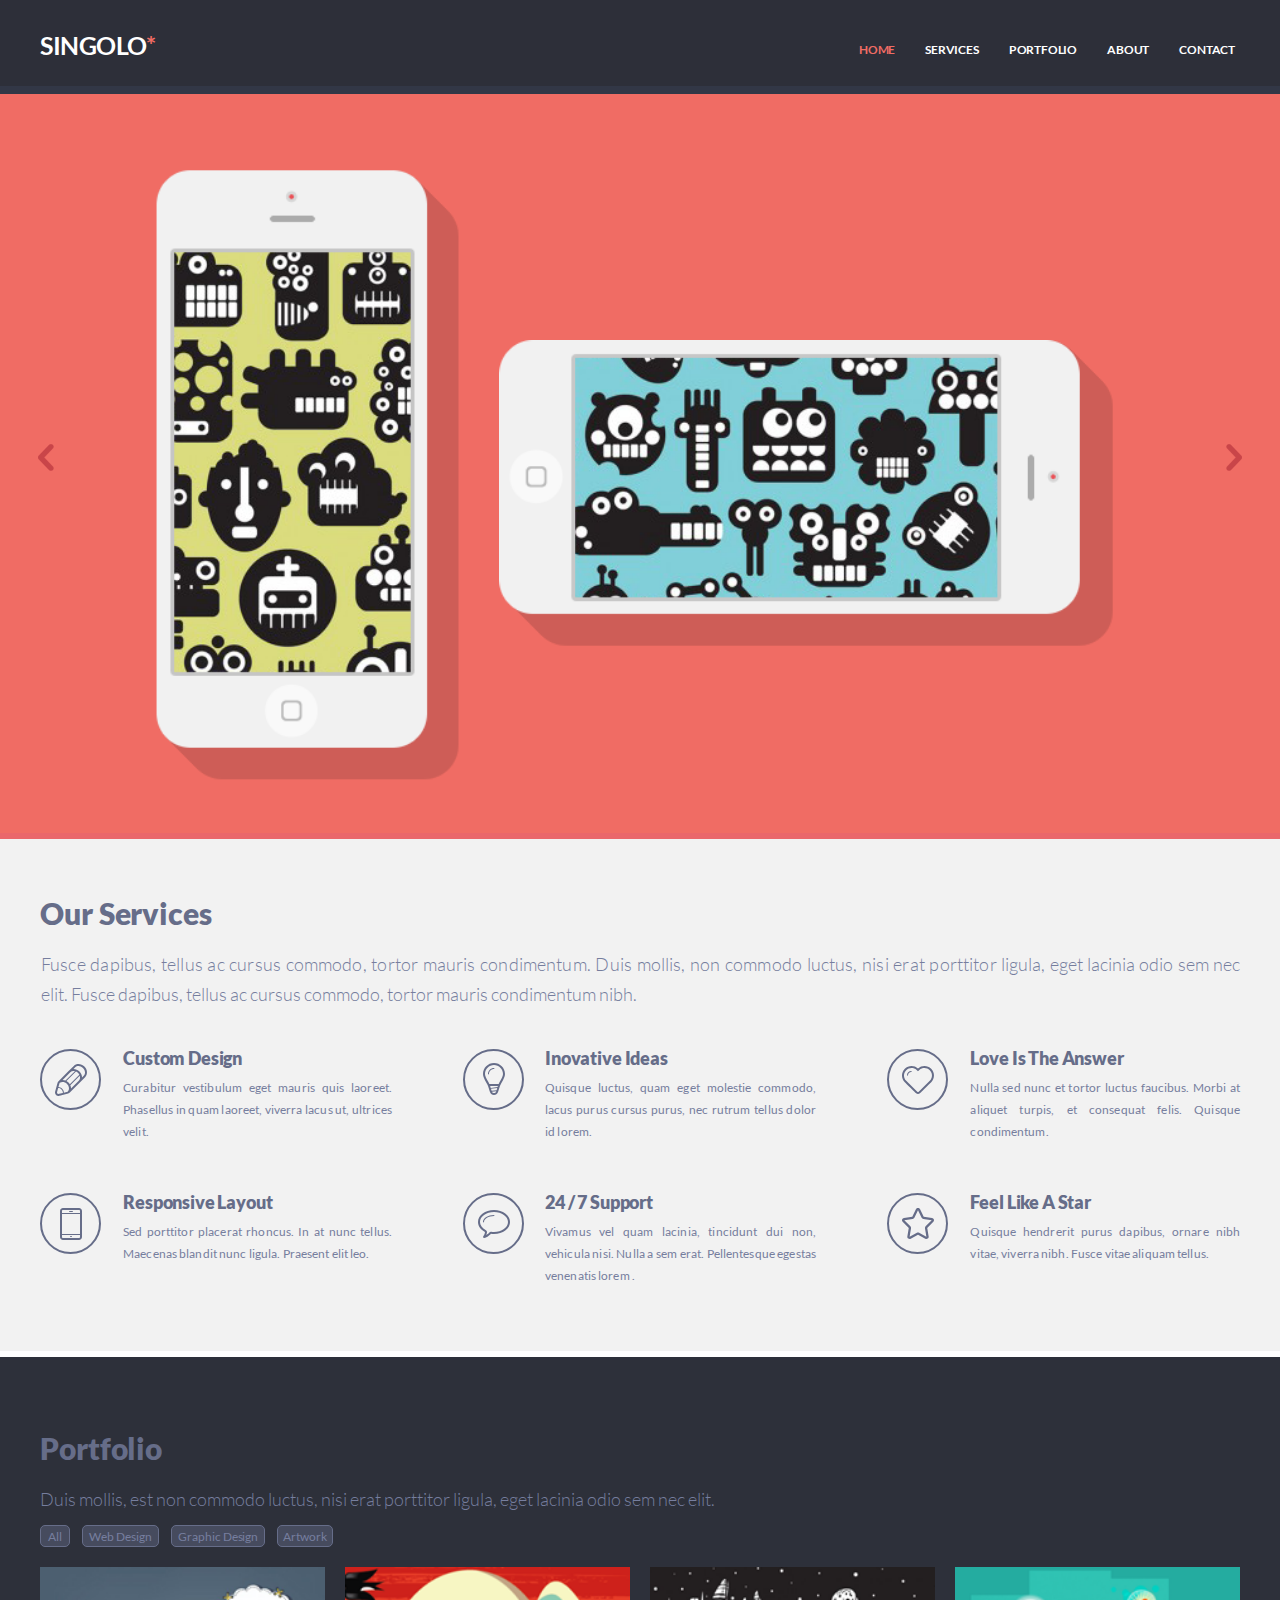
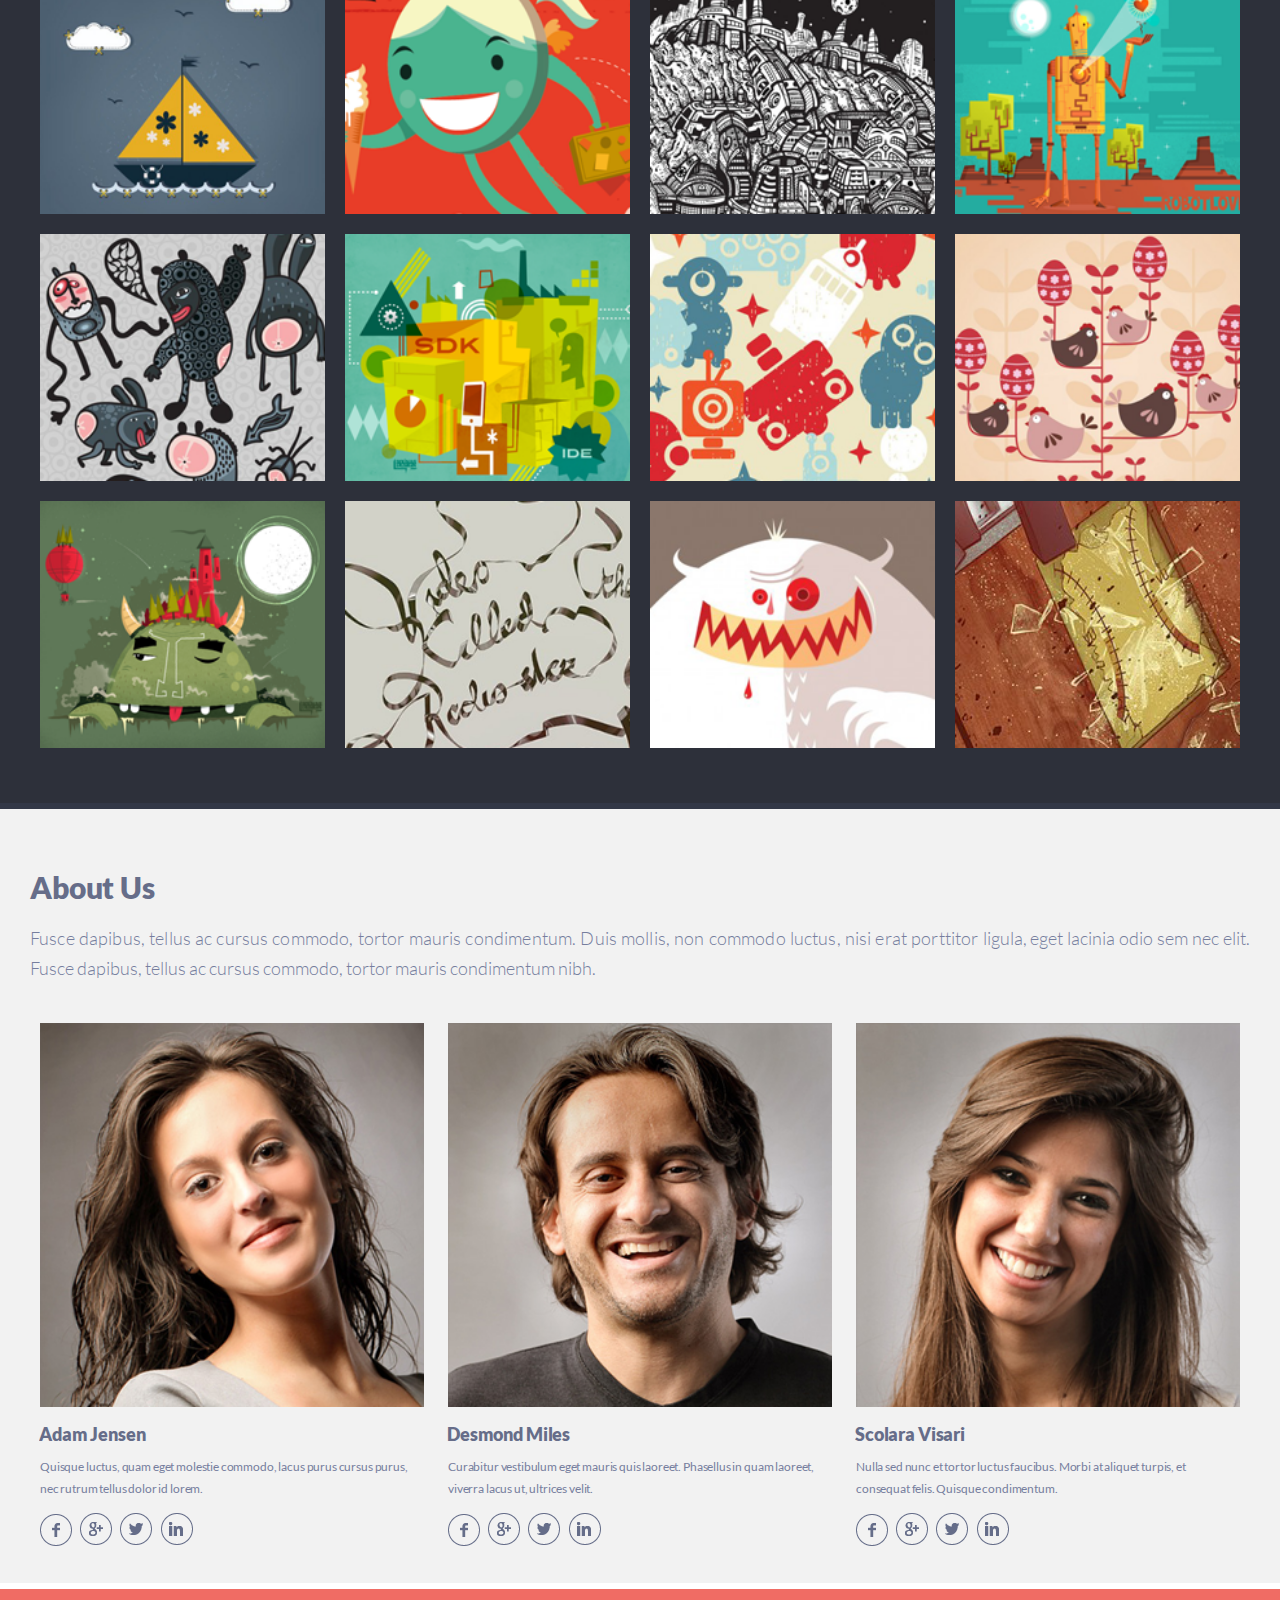
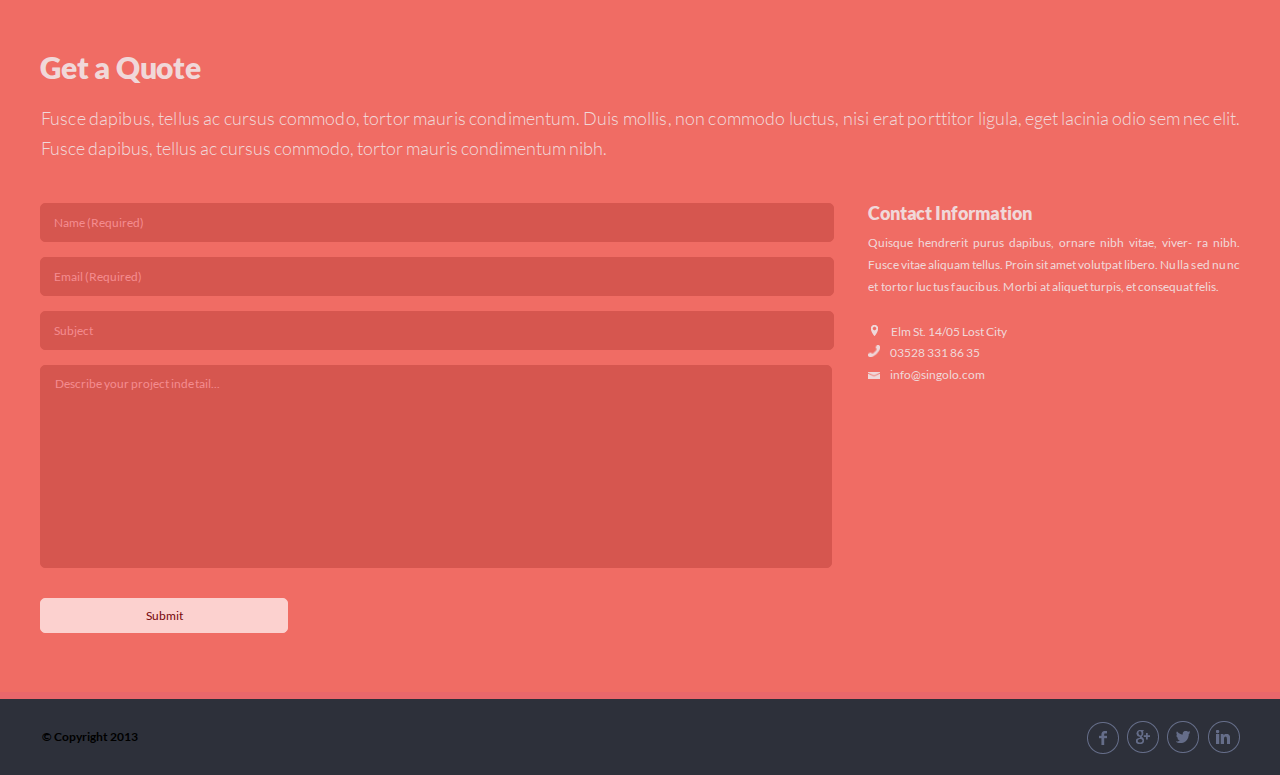
<file: index.html>
<!DOCTYPE html>
<html lang="en">
<head>
    <meta charset="UTF-8">
    <meta name="viewport" content="width=device-width, initial-scale=1.0">
    <meta http-equiv="X-UA-Compatible" content="ie=edge">
    <link rel="stylesheet" href="style.css">
    <link rel="icon" href="assets/favicon.ico">
    <title>SINGOLO*</title>
</head>
<body>
    <script src="script.js" defer></script>
    <header class="header">
        <div class="wrapper">
            <div class="layout-2-column">
                <div class="header__logo">
                    <h1>SINGOLO<span>*</span></h1>
                </div>
                <nav class="header__navigation" id="menu-block-link">
                    <a href="#home-mark" id="link-home-mark">HOME</a>
                    <a href="#our-services-mark" id="link-our-services-mark">SERVICES</a>
                    <a href="#portfolio-mark" id="link-portfolio-mark">PORTFOLIO</a>
                    <a href="#about-as-mark" id="link-about-as-mark">ABOUT</a>
                    <a href="#get-a-quote-mark" id="link-get-a-quote-mark">CONTACT</a>
                </nav>
            </div>
            <div class="header__bottom"></div>
            <div class="header__burger-block" id="burger-block">
                <img class="header__burger-menu-icon" src="./assets/burger-menu-icon.png" alt="Menu" id="burger-block-icon">
                <div class="header__logo">
                    <h1>SINGOLO<span>*</span></h1>
                </div>
                <div class="header__burger-menu main__hiden" id="burger-menu">
                    <aside class="header__sidebar-burger-menu" id="sidebar-menu">
                        <div class="layout-2-column">
                            <img class="header__burger-menu-icon-rotate" src="./assets/Burger-menu-icon-rotate.png" alt="Menu" id="burger-block-icon-rotate">
                            <div class="header__logo">
                            <h1>SINGOLO<span>*</span></h1>
                            </div>
                        </div>
                        <ul>
                            <li><a href="#home-mark" id="saidbar-link-home-mark">HOME</a></li>
                            <li><a href="#our-services-mark" id="saidbar-link-our-services-mark">SERVICES</a></li>
                            <li><a href="#portfolio-mark" id="saidbar-link-portfolio-mark">PORTFOLIO</a></li>
                            <li><a href="#about-as-mark" id="saidbar-link-about-as-mark">ABOUT</a></li>
                            <li><a href="#get-a-quote-mark" id="saidbar-link-get-a-quote-mark">CONTACT</a></li>
                        </ul>
                    </aside>
                </div>
            </div>
        </div>
    </header>
    <main class="main">
        <div class="wrapper">
            <div id="home-mark"></div>
            <section class="main__slider">
                <div class="layout-3-column">
                    <div class="main__slide-container-image">
                        <div class="main__phone-one" id="slide-phone-one">
                            <img src="assets/iPhone-Vertical-first.png" alt="iPhone" class="main__iphone-vertical-first">
                            <div class="main__iphone-vertical-first-without-shadow main__hiden-screen" id="iphone-vertical-first-without-shadow"></div>
                            <div class="main__iphone-vertical-first-offline main__hiden-screen" id="iphone-vertical-first-offline"></div>
                            <img src="assets/iPhone-Horizontal-first.png" alt="iPhone" class="main__iphone-horizontal-first">
                            <div class="main__iphone-horizontal-first-without-shadow main__hiden-screen" id="iphone-horizontal-first-without-shadow"></div>
                            <div class="main__iphone-horizontal-first-offline main__hiden-screen" id="iphone-horizontal-first-offline"></div>
                            <div class="phone-one__slider-bottom"></div>
                        </div>
                        <div class="main__phone-two" id="slide-phone-second">
                            <img src="assets/iphone-vertical-second-left.png" alt="iPhone" class="main__iphone-vertical-second-left">
                            <img src="assets/iphone-vertical-second-middle.png" alt="iPhone" class="main__iphone-vertical-second-middle">
                            <img src="assets/iphone-vertical-second-right.png" alt="iPhone" class="main__iphone-vertical-second-right">
                        </div>
                    </div>
                    <div class="main__left-chev" id="slider-left-chev">
                        <a href="#" ><img src="assets/left-chev.png" alt="Switch to left"></a>
                    </div>
                    <div class="main__right-chev" id="slider-right-chev">
                        <a href="#"><img src="assets/right-chev.png" alt="Switch to right"></a>
                    </div>
                </div>
            </section>
            <section class="main__services">
                <div id="our-services-mark"></div>
                <div class="main__description">
                    <h2>Our Services</h2>
                    <p>Fusce dapibus, tellus ac cursus commodo, tortor mauris condimentum. Duis mollis, non commodo luctus, nisi erat porttitor
                        <span> ligula, eget lacinia odio sem nec elit. Fusce dapibus, tellus ac cursus commodo, tortor mauris condimentum nibh.</span></p>
                </div>
                <div class="layout-3-column">
                    <div class="main__custom-design ">
                        <img src="assets/pen.svg" alt="Pen" width="62px" height="61px">
                        <div class="description">
                            <h3>Custom Design</h3>
                            <p>Curabitur vestibulum eget mauris quis laoreet. Phasellus in quam laoreet, viverra lacus ut, ultrices velit.</p>
                        </div>
                    </div>
                    <div class="main__inovative-ideas">
                        <img src="assets/lightbulb.svg" alt="Lightbulb" width="62px" height="61px">
                        <div class="description">
                            <h3>Inovative Ideas</h3>
                            <p>Quisque luctus, quam eget molestie commodo, lacus purus cursus purus, nec rutrum tellus dolor id lorem.</p>
                        </div>
                    </div>
                    <div class="main__love-is-the-answer">
                        <img src="assets/heart.svg" alt="Heart" width="62px" height="61px">
                        <div class="description">
                            <h3>Love Is The Answer</h3>
                        <p>Nulla sed nunc et tortor luctus faucibus. Morbi at aliquet turpis, et consequat felis. Quisque condimentum.</p>
                        </div>
                    </div>
                    <div class="main__responsive-layout">
                        <img src="assets/phone.svg" alt="Phone" width="62px" height="61px">
                        <div class="description">
                            <h3>Responsive Layout</h3>
                            <p>Sed porttitor placerat rhoncus. In at nunc tellus. Maecenas blandit nunc ligula. Praesent elit leo.</p>
                        </div>
                    </div>
                    <div class="main__support">
                        <img src="assets/bubble.svg" alt="Bubble" width="62px" height="61px">
                        <div class="description">
                            <h3>24 / 7 Support</h3>
                            <p>Vivamus vel quam lacinia, tincidunt dui non, vehicula nisi. Nulla a sem erat. Pellentesque egestas venenatis lorem .</p>
                        </div>
                    </div>
                    <div class="main__feel-like-a-star">
                        <img src="assets/star.svg" alt="star" width="62px" height="61px"пше>
                        <div class="description">
                            <h3>Feel Like A Star</h3>
                            <p>Quisque hendrerit purus dapibus, ornare nibh vitae, viverra nibh. Fusce vitae aliquam tellus.</p>
                        </div>
                    </div>
                </div>
                <div class="main__services-bottom"></div>
            </section>
            <section class="main__portfolio">
                <div id="portfolio-mark"></div>
                <div class="portfolio__description">
                    <h2>Portfolio</h2>
                    <p>Duis mollis, est non commodo luctus, nisi erat porttitor ligula, eget lacinia odio sem nec elit.</p>
                </div>
                <div class="portfolio__buttons" id='portfolio-block-link'>
                    <ul>
                        <li><button class="first-button" id="portfolio-first-button">All</button></li>
                        <li><button class="second-button" id="portfolio-second-button">Web Design</button></li>
                        <li><button class="third-button" id="portfolio-third-button">Graphic Design</button></li>
                        <li><button class="fourth-button" id="portfolio-fourth-button">Artwork</button></li>
                    </ul>
                </div>
                <div class="layout-4-column" id="container-with-portfolio">
                    <img src="assets/Image-for-portfolio-1-1 .png" alt="Image for portfolio">
                    <img src="assets/Image-for-portfolio-1-2 .png" alt="Image for portfolio">
                    <img src="assets/Image-for-portfolio-1-3 .png" alt="Image for portfolio">
                    <img src="assets/Image-for-portfolio-1-4 .png" alt="Image for portfolio">
                    <img src="assets/Image-for-portfolio-2-1 .png" alt="Image for portfolio">
                    <img src="assets/Image-for-portfolio-2-2 .png" alt="Image for portfolio">
                    <img src="assets/Image-for-portfolio-2-3 .png" alt="Image for portfolio">
                    <img src="assets/Image-for-portfolio-2-4 .png" alt="Image for portfolio">
                    <img src="assets/Image-for-portfolio-3-1 .png" alt="Image for portfolio">
                    <img src="assets/Image-for-portfolio-3-2 .png" alt="Image for portfolio">
                    <img src="assets/Image-for-portfolio-3-3 .png" alt="Image for portfolio">
                    <img src="assets/Image-for-portfolio-3-4 .png" alt="Image for portfolio">
                </div>
                <div class="portfolio__bottom">

                </div>
            </section>
            <section class="main__about-as">
                <div id="about-as-mark"></div>
                <div class="about-as__discription">
                    <h2>About Us</h2>
                    <p> <span> Fusce dapibus, tellus ac cursus commodo, tortor mauris condimentum. Duis mollis, non commodo luctus, nisi erat porttitor </span> ligula, eget lacinia odio sem nec elit. Fusce dapibus, tellus ac cursus commodo, tortor mauris condimentum nibh.</p>
                </div>
                <div class="layout-3-column">
                    <div class="about-as__teammate-1">
                        <figure>
                            <img src="assets/teammate1.png" alt="Adam Jensen">
                            <figcaption>
                                <h3>Adam Jensen</h3>
                                <p>Quisque luctus, quam eget molestie commodo, lacus purus cursus purus, nec rutrum tellus dolor id lorem.</p>
                            </figcaption>
                        </figure>
                        <div class="about-as__social-links">
                            <ul>
                                <li><a href="#" ><img src="assets/Facebook icon.png" alt="Facebook"></a></li>
                                <li><a href="#"><img src="assets/Google icon.png" alt="Google"></a></li>
                                <li><a href="#"><img src="assets/Twitter icon.png" alt="Twitter"></a></li>
                                <li><a href="#"><img src="assets/LinkedIn icon.png" alt="LinkedIn"></a></li>
                            </ul>
                        </div>
                    </div>
                    <div class="about-as__teammate-2">
                        <figure>
                            <img src="assets/teammate2.png" alt="Desmond Miles">
                            <figcaption>
                                <h3>Desmond Miles</h3>
                                <p>Curabitur vestibulum eget mauris quis laoreet. Phasellus in quam laoreet, viverra lacus ut, ultrices velit.</p>
                            </figcaption>
                        </figure>
                        <div class="about-as__social-links">
                            <ul>
                                <li><a href="#"><img src="assets/Facebook icon.png" alt=""></a></li>
                                <li><a href="#"><img src="assets/Google icon.png" alt=""></a></li>
                                <li><a href="#"><img src="assets/Twitter icon.png" alt=""></a></li>
                                <li><a href="#"><img src="assets/LinkedIn icon.png" alt=""></a></li>
                            </ul>
                        </div>
                    </div>
                    <div class="about-as__teammate-3">
                        <figure>
                            <img src="assets/teammate3.png" alt="Scolara Visari">
                            <figcaption>
                                <h3>Scolara Visari</h3>
                                <p>Nulla sed nunc et tortor luctus faucibus. Morbi at aliquet turpis, et consequat felis. Quisque condimentum.</p>
                            </figcaption>
                        </figure>
                        <div class="about-as__social-links">
                            <ul>
                                <li><a href="#"><img src="assets/Facebook icon.png" alt=""></a></li>
                                <li><a href="#"><img src="assets/Google icon.png" alt=""></a></li>
                                <li><a href="#"><img src="assets/Twitter icon.png" alt=""></a></li>
                                <li><a href="#"><img src="assets/LinkedIn icon.png" alt=""></a></li>
                            </ul>
                        </div>
                    </div>
                </div>
                <div class="about-as__bottom">
                </div>
            </section>
            <section class="main__get-a-quote">
                <div id="get-a-quote-mark"></div>
                <section class="main__description">
                    <h2>Get a Quote</h2>
                    <p>Fusce dapibus, tellus ac cursus commodo, tortor mauris condimentum. Duis mollis, non commodo luctus, nisi erat porttitor <span>ligula, eget lacinia odio sem nec elit. Fusce dapibus, tellus ac cursus commodo, tortor mauris condimentum nibh.</span></p>
                </section>
                <section class="layout-2-column">
                    <form action="" method="post" id="a-quote-mark">
                        <input type="text" name="user-name" placeholder="Name (Required)" required>
                        <input type="email" name="email" placeholder="Email (Required)" required>
                        <input type="text" name="subject" placeholder="Subject">
                        <textarea name="describe-project" id="describe-project" rows="13" placeholder="Describe your project indetail..."></textarea>
                        <button>Submit</button>
                    </form>
                    <div class="main__contact-information">
                        <h3>Contact Information</h3>
                        <p>Quisque hendrerit purus dapibus, ornare nibh vitae, viver- ra nibh. Fusce vitae aliquam tellus. Proin sit amet volutpat libero.  <span>Nulla sed nunc et tortor luctus faucibus. Morbi at</span> aliquet turpis, et consequat felis. </p>
                        <p class="contact-information__location"> <img src="assets/location-icon.png" alt="Location" width="7px">Elm St. 14/05 Lost City </p>
                        <p class="contact-information__phone"><img src="assets/phone-icon.png" alt="Phone number" width="12px"> <a href="tel:035283318635">03528 331 86 35</a></p>
                        <p class="contact-information__email"><img src="assets/email-icon.png" alt="E-mail" width="12px"> <a href="mailto:info@singolo.com">info@singolo.com</a></p>
                    </div>
                </section>
                <section class="main_bottom">

                </section>
            </section>
            <section class ="main__hiden" id="form-message-block">
                <div id="form-message">
                    <p>The latter was sent</p>
                    <p>Subject: no subject</p>
                    <p>Description: no description</p>
                    <button>
                        ОК
                    </button>
                </div>
            </section>
        </div>
    </main>
    <footer class="footer">
        <h3>© Copyright 2013</h3>
        <ul>
            <li><a href="#" ><img src="assets/Facebook icon.png" alt="Facebook"></a></li>
            <li><a href="#"><img src="assets/Google icon.png" alt="Google"></a></li>
            <li><a href="#"><img src="assets/Twitter icon.png" alt="Twitter"></a></li>
            <li><a href="#"><img src="assets/LinkedIn icon.png" alt="LinkedIn"></a></li>
        </ul>
    </footer>
</body>
</html>
</file>
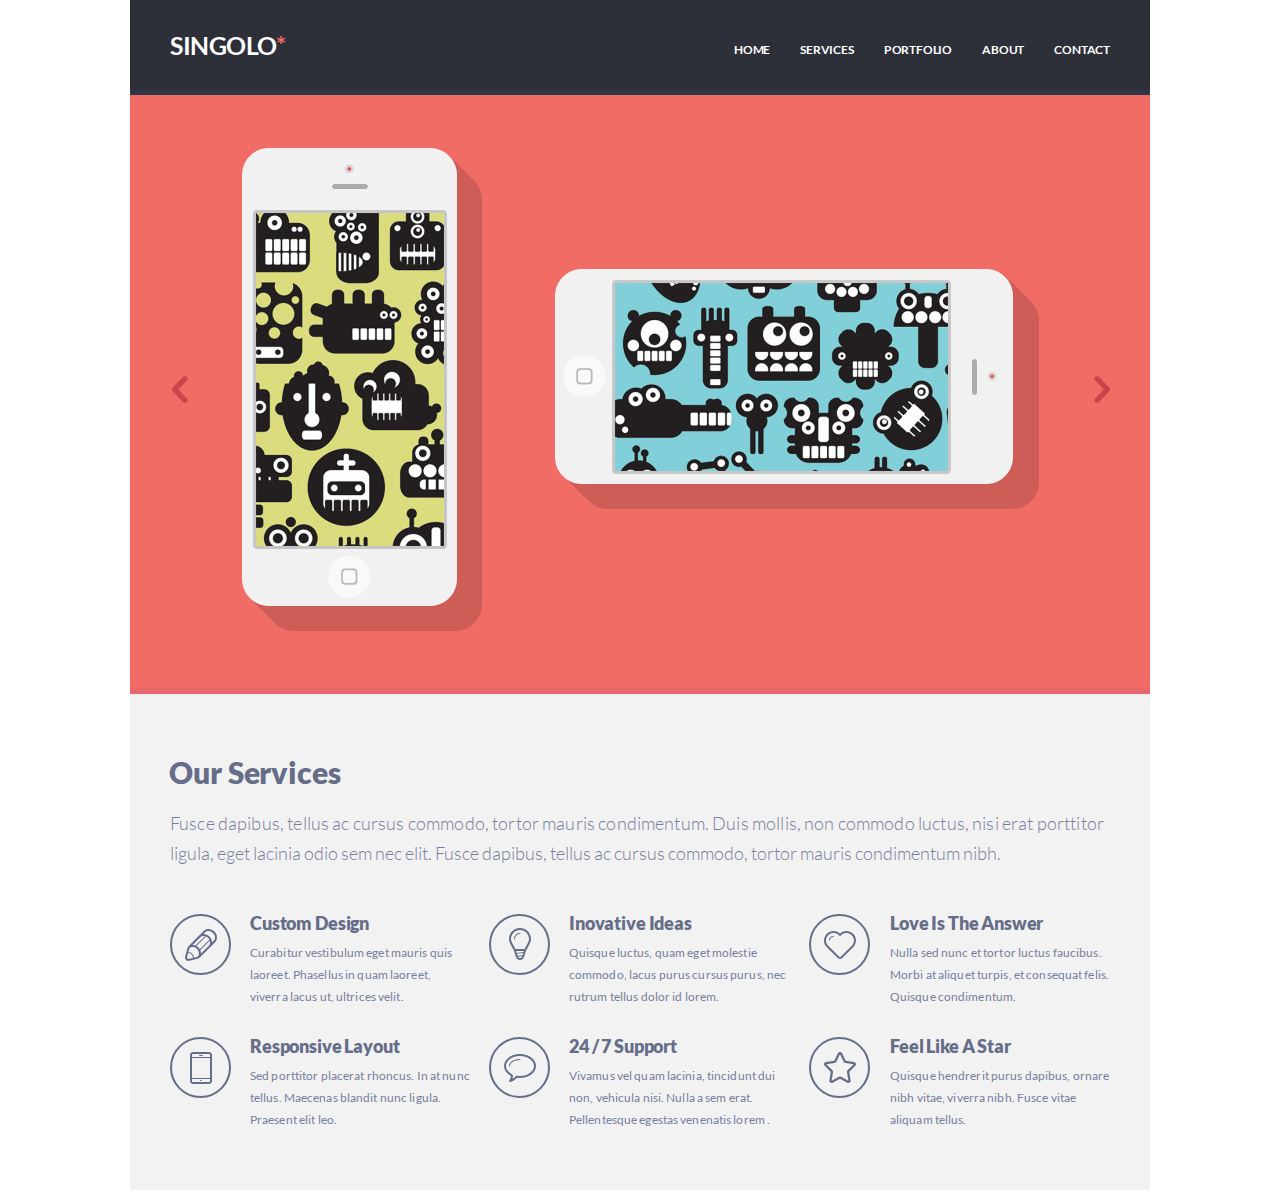
<file: singolo1.html>
<!DOCTYPE html>
<html lang="en">
<head>
    <meta charset="UTF-8">
    <meta name="viewport" content="width=device-width, initial-scale=1.0">
    <meta http-equiv="X-UA-Compatible" content="ie=edge">
    <link rel="stylesheet" href="singolo1.css">
    <title>SINGOLO*</title>
</head>
<body>
    <header class="header">
        <div class="wrapper">
            <div class="layout-2-column">
                <div class="header__logo">
                    <h1>SINGOLO<span>*</span></h1>
                </div>
                <nav class="header__navigation">
                    <a href="singolo1.html">HOME</a>
                    <a href="#">SERVICES</a>
                    <a href="#">PORTFOLIO</a>
                    <a href="#">ABOUT</a>
                    <a href="#">CONTACT</a>
                </nav>
            </div>
            <div class="header__bottom"></div>
        </div>
    </header>
    <main class="main">
        <div class="wrapper">
            <section class="main__slider">
                <div class="layout-4-column">
                    <div class="main__left-chev">
                        <a href="#" ><img src="assets/left-chev.png" alt="Switch to left"></a>
                    </div>
                    <div class="main__iphone-vertical">
                        <img src="assets/iPhone-Vertical.png" alt="iPhone">
                    </div>
                    <div class="main__iphone-horizontal">
                        <img src="assets/iPhone-Horizontal.png" alt="iPhone">
                    </div>
                    <div class="main__right-chev">
                        <a href="#"><img src="assets/right-chev.png" alt="Switch to right"></a>
                    </div>
                </div>
                <div class="main__slider-bottom"></div>
            </section>
            <section class="main__services">
                <div class="main__description">
                    <h2>Our Services</h2>
                    <p>Fusce dapibus, tellus ac cursus commodo, tortor mauris condimentum. Duis mollis, non commodo luctus, nisi erat porttitor
                        <span> ligula, eget lacinia odio sem nec elit. Fusce dapibus, tellus ac cursus commodo, tortor mauris condimentum nibh.</span></p>
                </div>
                <div class="layout-3-column">
                    <div class="main__custom-design ">
                        <img src="assets/pen.svg" alt="Pen">
                        <div class="description">
                            <h3>Custom Design</h3>
                            <p>Curabitur vestibulum eget mauris quis laoreet. Phasellus in quam laoreet, viverra lacus ut, ultrices velit.</p>
                        </div>
                    </div>
                    <div class="main__inovative-ideas">
                        <img src="assets/lightbulb.svg" alt="Lightbulb">
                        <div class="description">
                            <h3>Inovative Ideas</h3>
                            <p>Quisque luctus, quam eget molestie commodo, lacus purus cursus purus, nec rutrum tellus dolor id lorem.</p>
                        </div>
                    </div>
                    <div class="main__love-is-the-answer">
                        <img src="assets/heart.svg" alt="Heart">
                        <div class="description">
                            <h3>Love Is The Answer</h3>
                        <p>Nulla sed nunc et tortor luctus faucibus. Morbi at aliquet turpis, et consequat felis. Quisque condimentum.</p>
                        </div>
                    </div>
                    <div class="main__responsive-layout">
                        <img src="assets/phone.svg" alt="Phone">
                        <div class="description">
                            <h3>Responsive Layout</h3>
                            <p>Sed porttitor placerat rhoncus. In at nunc tellus. Maecenas blandit nunc ligula. Praesent elit leo.</p>
                        </div>
                    </div>
                    <div class="main__support">
                        <img src="assets/bubble.svg" alt="Bubble">
                        <div class="description">
                            <h3>24 / 7 Support</h3>
                            <p>Vivamus vel quam lacinia, tincidunt dui non, vehicula nisi. Nulla a sem erat. Pellentesque egestas venenatis lorem .</p>
                        </div>
                    </div>
                    <div class="main__feel-like-a-star">
                        <img src="assets/star.svg" alt="star">
                        <div class="description">
                            <h3>Feel Like A Star</h3>
                            <p>Quisque hendrerit purus dapibus, ornare nibh vitae, viverra nibh. Fusce vitae aliquam tellus.</p>
                        </div>
                    </div>
                </div>
                <div class="main__services-bottom"></div>
            </section>
        </div>
    </main>
</body>
</html>
</file>
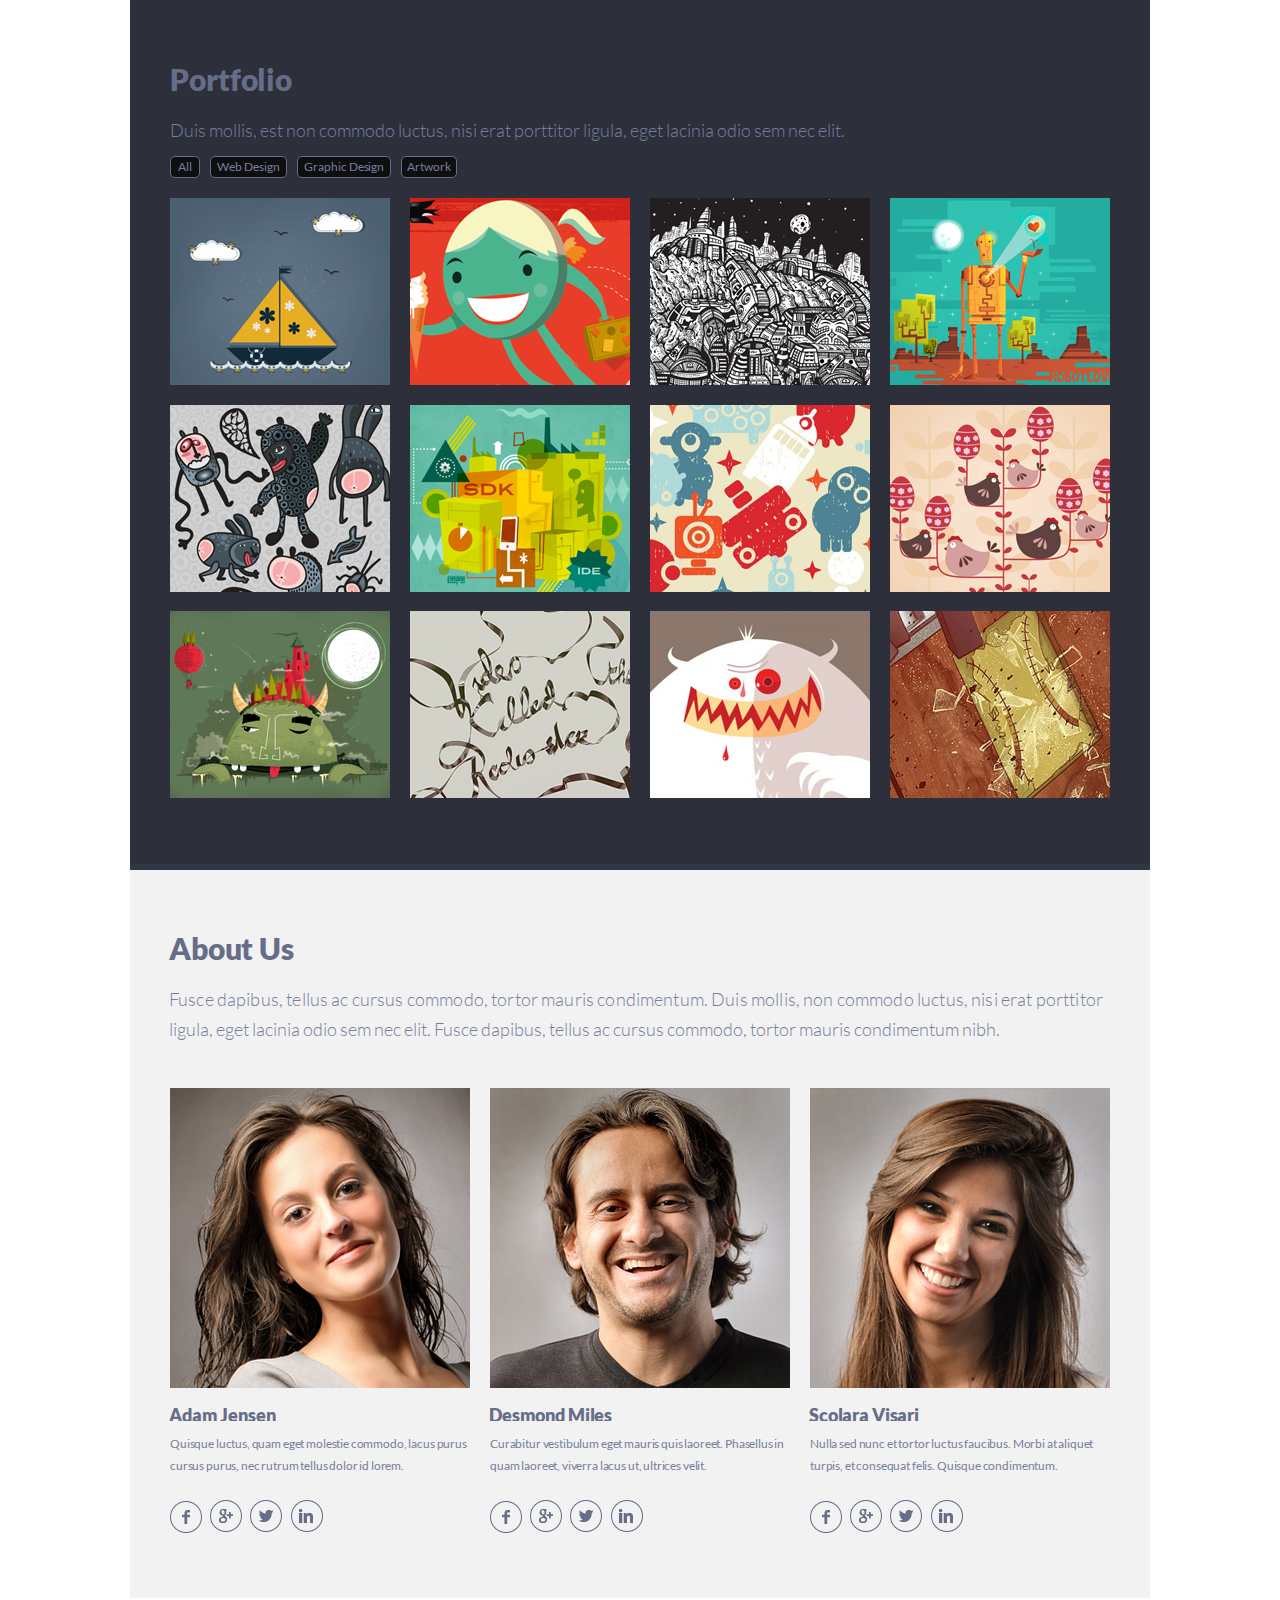
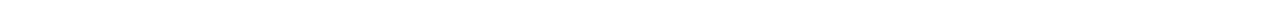
<file: singolo2.html>
<!DOCTYPE html>
<html lang="en">
<head>
    <meta charset="UTF-8">
    <meta name="viewport" content="width=device-width, initial-scale=1.0">
    <meta http-equiv="X-UA-Compatible" content="ie=edge">
    <link rel="stylesheet" href="singolo2.css">
    <title>Singolo*</title>
</head>
<body>
    <main class="main">
        <div class="wrapper">
            <section class="main__portfolio">
                <div class="portfolio__description">
                    <h2>Portfolio</h2>
                    <p>Duis mollis, est non commodo luctus, nisi erat porttitor ligula, eget lacinia odio sem nec elit.</p>
                </div>
                <div class="portfolio__buttons">
                    <ul>
                        <li><button class="first-button">All</button></li>
                        <li><button class="second-button">Web Design</button></li>
                        <li><button class="third-button">Graphic Design</button></li>
                        <li><button class="fourth-button">Artwork</button></li>
                    </ul>
                </div>
                <div class="layout-4-column">
                    <img src="assets/Image-for-portfolio-1-1 .png" alt="Image for portfolio">
                    <img src="assets/Image-for-portfolio-1-2 .png" alt="Image for portfolio">
                    <img src="assets/Image-for-portfolio-1-3 .png" alt="Image for portfolio">
                    <img src="assets/Image-for-portfolio-1-4 .png" alt="Image for portfolio">
                    <img src="assets/Image-for-portfolio-2-1 .png" alt="Image for portfolio">
                    <img src="assets/Image-for-portfolio-2-2 .png" alt="Image for portfolio">
                    <img src="assets/Image-for-portfolio-2-3 .png" alt="Image for portfolio">
                    <img src="assets/Image-for-portfolio-2-4 .png" alt="Image for portfolio">
                    <img src="assets/Image-for-portfolio-3-1 .png" alt="Image for portfolio">
                    <img src="assets/Image-for-portfolio-3-2 .png" alt="Image for portfolio">
                    <img src="assets/Image-for-portfolio-3-3 .png" alt="Image for portfolio">
                    <img src="assets/Image-for-portfolio-3-4 .png" alt="Image for portfolio">
                    <img src="assets/Image-for-portfolio-3-4 .png" alt="Image for portfolio">
                    <img src="assets/Image-for-portfolio-3-4 .png" alt="Image for portfolio">
                    <img src="assets/Image-for-portfolio-3-4 .png" alt="Image for portfolio">
                    <img src="assets/Image-for-portfolio-3-4 .png" alt="Image for portfolio">
                    <img src="assets/Image-for-portfolio-3-4 .png" alt="Image for portfolio">
                    <img src="assets/Image-for-portfolio-3-4 .png" alt="Image for portfolio">
                    <img src="assets/Image-for-portfolio-3-4 .png" alt="Image for portfolio">
                    <img src="assets/Image-for-portfolio-3-4 .png" alt="Image for portfolio">
                    <img src="assets/Image-for-portfolio-3-4 .png" alt="Image for portfolio">
                    <img src="assets/Image-for-portfolio-3-4 .png" alt="Image for portfolio">
                    <img src="assets/Image-for-portfolio-3-4 .png" alt="Image for portfolio">
                    <img src="assets/Image-for-portfolio-3-4 .png" alt="Image for portfolio">
                </div>
                <div class="portfolio__bottom">

                </div>
            </section>
            <section class="main__about-as">
                <div class="about-as__discription">
                    <h2>About Us</h2>
                    <p> <span> Fusce dapibus, tellus ac cursus commodo, tortor mauris condimentum. Duis mollis, non commodo luctus, nisi erat porttitor </span> ligula, eget lacinia odio sem nec elit. Fusce dapibus, tellus ac cursus commodo, tortor mauris condimentum nibh.</p>
                </div>
                <div class="layout-3-column">
                    <div class="about-as__teammate-1">
                        <figure>
                            <img src="assets/teammate1.png" alt="Adam Jensen">
                            <figcaption>
                                <h3>Adam Jensen</h3>
                                <p>Quisque luctus, quam eget molestie commodo, lacus purus cursus purus, nec rutrum tellus dolor id lorem.</p>
                            </figcaption>
                        </figure>
                        <div class="about-as__social-links">
                            <ul>
                                <li><a href="#" ><img src="assets/Facebook icon.png" alt=""></a></li>
                                <li><a href="#"><img src="assets/Google icon.png" alt=""></a></li>
                                <li><a href="#"><img src="assets/Twitter icon.png" alt=""></a></li>
                                <li><a href="#"><img src="assets/LinkedIn icon.png" alt=""></a></li>
                            </ul>
                        </div>
                    </div>
                    <div class="about-as__teammate-2">
                        <figure>
                            <img src="assets/teammate2.png" alt="Desmond Miles">
                            <figcaption>
                                <h3>Desmond Miles</h3>
                                <p>Curabitur vestibulum eget mauris quis laoreet. Phasellus in quam laoreet, viverra lacus ut, ultrices velit.</p>
                            </figcaption>
                        </figure>
                        <div class="about-as__social-links">
                            <ul>
                                <li><a href="#"><img src="assets/Facebook icon.png" alt=""></a></li>
                                <li><a href="#"><img src="assets/Google icon.png" alt=""></a></li>
                                <li><a href="#"><img src="assets/Twitter icon.png" alt=""></a></li>
                                <li><a href="#"><img src="assets/LinkedIn icon.png" alt=""></a></li>
                            </ul>
                        </div>
                    </div>
                    <div class="about-as__teammate-3">
                        <figure>
                            <img src="assets/teammate3.png" alt="Scolara Visari">
                            <figcaption>
                                <h3>Scolara Visari</h3>
                                <p>Nulla sed nunc et tortor luctus faucibus. Morbi at aliquet turpis, et consequat felis. Quisque condimentum.</p>
                            </figcaption>
                        </figure>
                        <div class="about-as__social-links">
                            <ul>
                                <li><a href="#"><img src="assets/Facebook icon.png" alt=""></a></li>
                                <li><a href="#"><img src="assets/Google icon.png" alt=""></a></li>
                                <li><a href="#"><img src="assets/Twitter icon.png" alt=""></a></li>
                                <li><a href="#"><img src="assets/LinkedIn icon.png" alt=""></a></li>
                            </ul>
                        </div>
                    </div>
                </div>
                <div class="about-as__bottim">

                </div>
            </section>
        </div>
    </main>
</body>
</html>
</file>
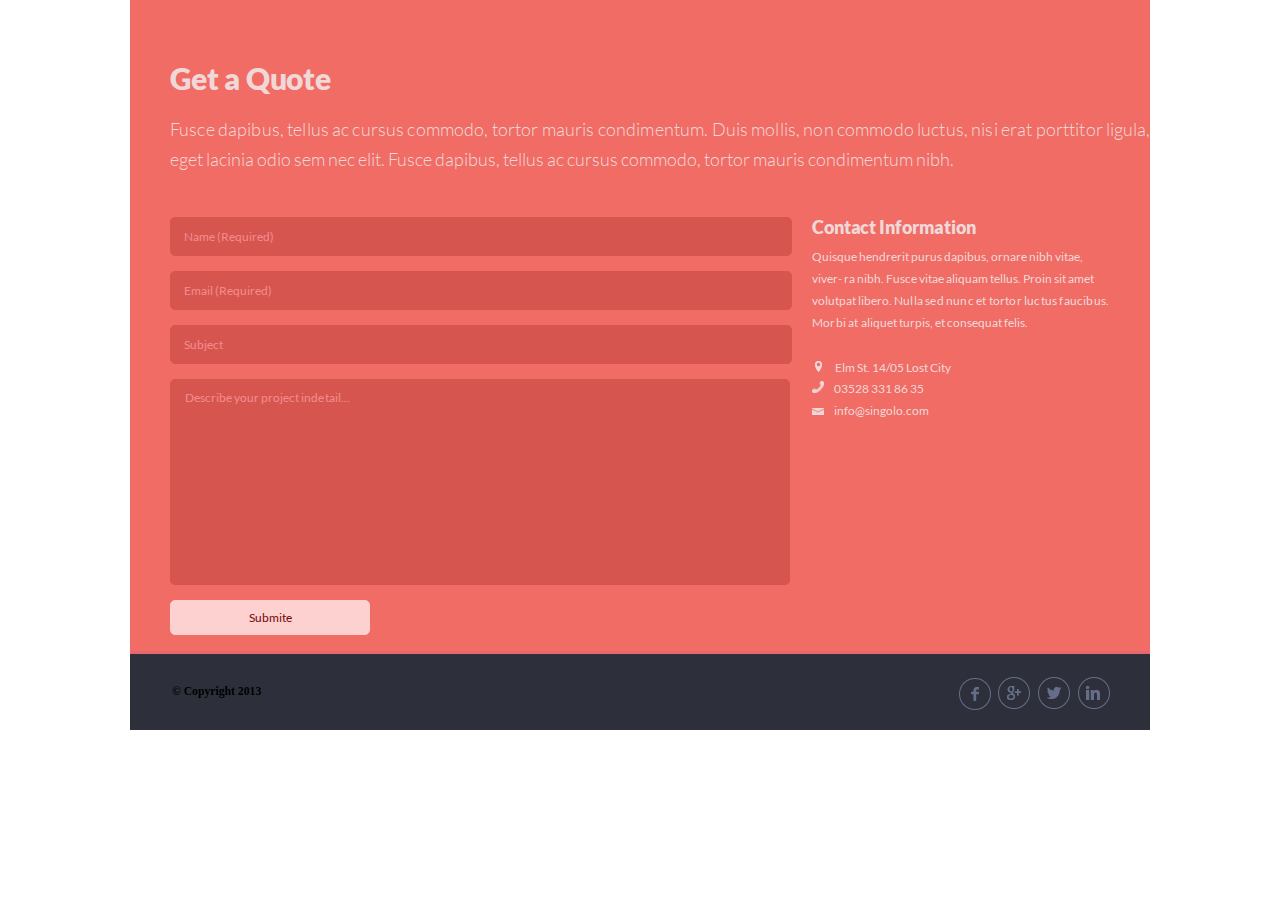
<file: singolo3.html>
<!DOCTYPE html>
<html lang="en">
<head>
    <meta charset="UTF-8">
    <meta name="viewport" content="width=device-width, initial-scale=1.0">
    <meta http-equiv="X-UA-Compatible" content="ie=edge">
    <link rel="stylesheet" href="singolo3.css">
    <title>Document</title>
</head>
<body>
        <main class="main">
            <div class="wrapper">
                <section class="main__get-a-quote">
                    <section class="main__description">
                        <h2>Get a Quote</h2>
                        <p>Fusce dapibus, tellus ac cursus commodo, tortor mauris condimentum. Duis mollis, non commodo luctus, nisi erat porttitor <span>ligula, eget lacinia odio sem nec elit. Fusce dapibus, tellus ac cursus commodo, tortor mauris condimentum nibh.</span></p>
                    </section>
                    <section class="layout-2-column">
                        <form action="" method="post">
                            <input type="text" name="user-name" placeholder="Name (Required)" required>
                            <input type="email" name="email" placeholder="Email (Required)" required>
                            <input type="text" name="subject" placeholder="Subject">
                            <textarea name="describe-project" id="describe-project" rows="13" placeholder="Describe your project indetail..."></textarea>
                            <button>Submite</button>
                        </form>
                        <div class="main__contact-information">
                            <h3>Contact Information</h3>
                            <p>Quisque hendrerit purus dapibus, ornare nibh vitae, viver- ra nibh. Fusce vitae aliquam tellus. Proin sit amet volutpat libero.  <span>Nulla sed nunc et tortor luctus faucibus. Morbi at</span> aliquet turpis, et consequat felis. </p>
                            <p class="contact-information__location"> <img src="assets/location-icon.png" alt="Location" width="7px">Elm St. 14/05 Lost City </p>
                            <p class="contact-information__phone"><img src="assets/phone-icon.png" alt="Phone number" width="12px"> <a href="tel:035283318635">03528 331 86 35</a></p>
                            <p class="contact-information__email"><img src="assets/email-icon.png" alt="E-mail" width="12px"> <a href="mailto:info@singolo.com">info@singolo.com</a></p>
                        </div>
                    </section>
                    <section class="main_bottom">

                    </section>
                </section>
            </div>
        </main>
        <footer class="footer">
                <h3>© Copyright 2013</h3>
                <ul>
                    <li><a href="#" ><img src="assets/Facebook icon.png" alt=""></a></li>
                    <li><a href="#"><img src="assets/Google icon.png" alt=""></a></li>
                    <li><a href="#"><img src="assets/Twitter icon.png" alt=""></a></li>
                    <li><a href="#"><img src="assets/LinkedIn icon.png" alt=""></a></li>
                </ul>
        </footer>
</body>
</html>
</file>
<file: style.css>
@font-face{
    font-family: Lato;
    src: url(assets/Lato/Lato-Light.ttf);
    font-weight: 300;
}

@font-face{
    font-family: Lato;
    src: url(assets/Lato/Lato-Regular.ttf);
    font-weight: 400;
}

@font-face{
    font-family: Lato;
    src: url(assets/Lato/Lato-Bold.ttf);
    font-weight: 700;
}

@font-face{
    font-family: Lato;
    src: url(assets/Lato/Lato-Black.ttf);
    font-weight: 900;
}

@media (hover: hover){
    .header__navigation > a:hover {
       background-color: #e0b2b2;
       border-radius: 3px;   
    }

    .main__portfolio>.layout-4-column>img:hover{
        cursor: pointer;
        outline: 0.4vw solid rgb(238, 142, 137);
    }

    header .header__burger-block img:hover {
        cursor: pointer;
    }

    header .header__burger-block a:hover {
        background-color: #e0b2b2;
        border-radius: 5px;  
    }
}

html {
    font-size: 10px;
    scroll-behavior: smooth;
}

body {
    width: 100%;
    margin: 0px auto; 
    font-family: "Lato";   
}

header {
    width: 100%;
    min-height: 94px;
    background-color: #2d2f39;
    font-family: Lato, sans-serif;
    position: fixed;
    top: 0px;
    z-index: 5;
}

header .display-none{
    display: none;
}

header .layout-2-column {
    display: flex;
}

header .header__burger-block {
    display: none;
}

.header__logo {
   margin-top: 25px;
   margin-left: 40px;
   flex-grow: 1;
}

.header__logo > h1 {
    line-height: 6px;
    font-weight: 700;
    color: white;
    font-size: 2.5rem;
    letter-spacing: -0.45px;
}

.header__logo span {
    color: #f06c64;
}

.header__navigation {
    margin-right: 40px;
    margin-top: 44px;
}

.header__navigation > a {
    text-decoration: none;
    line-height: 6px;
    font-size: 1.2rem;
    font-weight: 700;
    color: white;
    letter-spacing: -0.18px;
    margin-left: 18px;
    padding: 5px;
    min-height: 22px;
}

.header__navigation > .active-menu-link {
    color: #f06c64;
}

.header__bottom {
    position: absolute;
    background-color:#323746;
    height: 0.59vw;
    width: 100%;
    bottom: 0px;
}

main {
    margin-top: 94.1px;
}

#home-mark {
    position: relative;
    top: -94.1px;
}

.main__slider {

}

.main__slider>.layout-3-column {
    height: 58.2vw;
    width: 100%;
    position: relative;
    overflow: hidden;
}

.layout-3-column>.main__slide-container-image {
    display: flex;
    height: 100%;
    width: max-content;
}

.slide-container-image_transition {
    transition: all 1s ease;
}


.main__slide-container-image>div {
    position: relative;
    width: 100vw;
    height: 100%;
}

.main__phone-one {
    background-color: #f06c64;
}

.main__iphone-vertical-first {
    position: absolute;
    top: 10%;
    left: 12%;
    width: 24vw;
    height: 48vw;
}

.main__iphone-vertical-first-without-shadow {
    position: absolute;
    width: 21.1vw;
    height: 45.3vw;
    border-radius: 2.7vw;
    top: 10%;
    left: 12.2%;
    z-index: 1;
}

.main__iphone-vertical-first-offline {
    position: absolute;
    width: 18.6vw;
    height: 33vw;
    top: 21%;
    left: 13.5%;
    background-color: #0f0f0f;
}

.main__iphone-horizontal-first {
    position: absolute;
    top: 33%;
    right: 13%;
    width: 48vw;
    height: 24vw;
}

.main__iphone-horizontal-first-without-shadow {
    position: absolute;
    width: 45.4vw;
    height: 21.4vw;
    border-radius: 2.7vw;
    top: 33%;
    right: 15.7%;
    z-index: 1;
}

.main__iphone-horizontal-first-offline {
    position: absolute;
    width: 33.1vw;
    height: 19vw;
    top: 35.3%;
    right: 22%;
    background-color: #0f0f0f;
}

.main__phone-two {
    display: flex;
    align-items: center;
    justify-content: center;
    flex-grow: 1;
    width: 100%;
    height: 100%;
    background-color: #648BF0;
}

.main__iphone-vertical-second-left {
    width: 15vw;
    height: 31vw;
    margin-right: -1.8%;
    opacity: 50%;
}

.main__iphone-vertical-second-middle {
    width: 25vw; 
    height: 51vw;
    z-index: 1;
}

.main__iphone-vertical-second-right {
    width: 15vw;
    height: 31vw;
    margin-left: -2.6%;
    opacity: 50%;
}

.main__hiden {
    display: none;
}

.main__hiden-screen {
    opacity: 0;
}

.main__left-chev {
    position: absolute;
    top: 47%;
    left: 3%;
    z-index: 2;
}

.main__right-chev {
    position: absolute;
    top: 47%;
    right: 3%;
    z-index: 2;
}

.phone-one__slider-bottom {
    position: absolute;
    height: 6px;
    width: 100%;
    background-color: #ea676b;
    bottom: 0px;
}

.main__services {
    position: relative;
    background-color: #f2f2f2;
    height: 100%;
}

#our-services-mark {
    position: relative;
    top: -94.1px;
}

.main__description {
    padding: 40px 40px 0px;
}

.main__description>h2 {
    font-family: Lato, sans-serif;
    font-size: 3rem;
    font-weight: 900;
    line-height: 18px;
    color: #666d89;
    letter-spacing: -0.1px;
}

.main__description>p {
    padding-top: 2px;
    padding-left: 1px;
    font-family: Lato, sans-serif;
    font-size: 1.8rem;
    font-weight: 300;
    line-height: 30px;
    color: #767e9e;
    letter-spacing: 0.15px;
    text-align: justify;
}

.main__services p>span {
   letter-spacing: 0px;
}

.main__services>.layout-3-column{
    display: flex;
    flex-wrap: wrap;
    justify-content: space-between;
    width: calc(100% - 80px);
    margin: 40px 40px 0px;
    padding-bottom: 20px;
}

.main__services .main__custom-design,
.main__services .main__inovative-ideas,
.main__services .main__love-is-the-answer,
.main__services .main__responsive-layout,
.main__services .main__support,
.main__services .main__feel-like-a-star {
    display: flex;
    align-items: flex-start;
    width: calc(88% / 3);
    height: 5%;
    margin-bottom: 38px;
    word-break: break-word;
}

.main__services .main__custom-design>img,
.main__services .main__responsive-layout>img {
    margin-right: 6%;
}

.main__services .main__inovative-ideas>img,
.main__services .main__support>img {
    margin-left: -0.3%;
    margin-right: 6%;
}

.main__services .main__love-is-the-answer>img,
.main__services .main__feel-like-a-star>img {
    margin-left: -0.2%;
    margin-right: 6%;
}

.main__services>.layout-3-column h3 {
    font-family: Lato, sans-serif;
    font-size: 1.8rem;
    font-weight: 900;
    line-height: 18px;
    color: #666d89;
    letter-spacing: -0.15px;
    margin-top: 0px;
    margin-bottom: 0px;
}

.main__services>.layout-3-column p {
    font-family: Lato, sans-serif;
    font-size: 1.2rem;
    font-weight: 400;
    line-height: 22px;
    color: #767e9e;
    letter-spacing: 0.1px;
    word-spacing: 0.1px;
    margin-top: 10px;
    text-align: justify;
}

.main__services-bottom {
    position: absolute;
    height: 6px;
    width: 100%;
    bottom: 0px;
    background-color: #ffffff;
}


.main__portfolio{
    position: relative;
    box-sizing: border-box;
    height: 100%;
    background-color: #2d303a;
    padding-top: 4.5%;
    padding-bottom: 4%;
}

#portfolio-mark {
    position: relative;
    top: -138px;
}

.main__portfolio>.portfolio__description{
    margin-left: 40px;
    margin-right: 40px;
}

.main__portfolio>.portfolio__description>h2{
    font-size: 3rem;
    font-weight: 900;
    line-height: 18px;
    color: #666d89;
    letter-spacing: -0.1px;
    margin-bottom: 27px;
}

.main__portfolio>.portfolio__description>p{
    font-size: 1.8rem;
    font-weight: 300;
    line-height: 30px;
    color: #767e9e;
    letter-spacing: 0px;
    margin-bottom: 11px;
    text-align: justify;
}

.main__portfolio>.portfolio__buttons>ul{
    margin-bottom: 10px;
    margin-left: 30px;
    margin-block-start: 0px;
    margin-block-end: 0px;
    padding-inline-start: 0px;
}

.main__portfolio>.portfolio__buttons li{
    display: inline;
    list-style: none ;
    margin-left: 10px;
}

.main__portfolio>.portfolio__buttons button{
    -moz-border-radius: 5px;
    -webkit-border-radius: 5px;
    border-radius: 5px;
    background-color: #464b5e;
    border: 1px solid #666d89;
    padding: 2.5px 6px;
    font-family: "Lato";
    font-size: 1.2rem;
    color: #767e9e;
    font-weight: 400;
    text-decoration: none;
    margin-bottom: 10px;
}

.main__portfolio>.portfolio__buttons .first-button{
    padding: 2.5px 7px;
}

.main__portfolio>.portfolio__buttons .fourth-button{
    padding: 2.5px 5px;
}

.main__portfolio>.portfolio__buttons .third-button{
   letter-spacing: -0.05px;
}

.main__portfolio>.portfolio__buttons button:hover{
    cursor: pointer;
}

.main__portfolio>.portfolio__buttons .portfolio_button-whit-focus {
    background-color: #0f0f0f;
    border: 1px solid #c5c5c5;
    color: #dedede;
    outline: none;
}

.main__portfolio>.layout-4-column{
    display: flex;
    flex-wrap: wrap;
    justify-content: space-between;
    margin-left: 30px;
    margin-right: 30px;
    padding: 10px;
    height: 61vw;
    overflow: hidden;
}

.main__portfolio>.layout-4-column>img{
    width: calc((100% - 60px) / 4);
    height: calc((100% - 40px) / 3);
    margin-bottom: 20px;
}

main .main__portfolio>.layout-4-column>.img_outline {
    outline: 0.8vw solid #F06C64;
}

.main__portfolio>.portfolio__bottom{
    position: absolute;
    bottom: 0px;
    width: 100%;
    height: 6px;
    background-color: #323746;
}

.main__about-as {
    position: relative;
    height: max-content;
    background-color: #f2f2f2;
    padding-top: 44px;
    box-sizing: border-box;
}

#about-as-mark {
    position: relative;
    top: -138px;
}

.main__about-as>.about-as__discription {
    width: calc(100% - 60px); 
    margin-left: 30px;
}

.main__about-as>.about-as__discription>h2{
    font-size: 3rem;
    line-height: 18px;
    color: #666d89;
    font-weight: 900;
    letter-spacing: -0.15px;
    margin-bottom: 27px;
}

.main__about-as>.about-as__discription>p{
    height: 6%;
    font-size: 1.8rem;
    line-height: 30px;
    color: #767e9e;
    font-weight: 300;
    text-align: justify;
}

.main__about-as>.about-as__discription>p>span{
    letter-spacing: 0.15px;
}

.main__about-as>.layout-3-column{
    display: flex;
    flex-wrap: wrap;
    justify-content: space-between;
    margin: 40px 40px 0%;
    padding-bottom: 40px;
}

.main__about-as>.layout-3-column>.about-as__teammate-1,
.main__about-as>.layout-3-column>.about-as__teammate-2,
.main__about-as>.layout-3-column>.about-as__teammate-3{
    width: calc((100% - 4%) / 3);
}

.main__about-as>.layout-3-column figure{
    margin-block-start: 0%;
    margin-block-end: 0%;
    margin-inline-start: 0%;
    margin-inline-end: 0%;
}

.main__about-as>.layout-3-column figure>img{
    width: 100%;
    height: 100%;
}

.main__about-as>.layout-3-column h3{
    margin-top: 16px;
    margin-bottom: 13px;
    margin-left: -1px;
    font-size: 1.8rem;
    line-height: 18px;
    color: #666d89;
    font-weight: 900;
    letter-spacing: -0.15px;
    height: 18px;
    overflow: hidden;
}

.main__about-as>.layout-3-column p{
    height: 1%;
    font-size: 1.2rem;
    line-height: 22px;
    color: #767e9e;
    font-weight: 400;
    letter-spacing: -0.15px;
    word-break: break-word;
}

.main__about-as .about-as__social-links ul{
    margin-top: 22px;
    margin-block-start: 0%;
    margin-block-end: 0%;
    margin-inline-start: 0%;
    margin-inline-end: 0%;
    padding-inline-start: 0%;
}

.main__about-as .about-as__social-links li{
    display: inline;
    list-style: none ;
    margin-right: 4px;
}

.main__about-as>.about-as__bottom{
    position: absolute;
    bottom: 0px;
    width: 100%;
    height: 6px;
    background-color: #ffffff;
}


body {
    width: 100%;
    margin: 0px auto; }
    body .main__get-a-quote {
      position: relative;
      background-color: #f06c64;
      padding-bottom: 2%;
      height: max-content; }
      body .main__get-a-quote #get-a-quote-mark {
            position: relative;
            top: -94.1px; }
      body .main__get-a-quote .main__description {
        padding-top: 70px; }
        body .main__get-a-quote .main__description h2 {
          font-family: Lato, Arial, sans-serif;
          font-weight: 900;
          font-size: 3rem;
          line-height: 16px;
          color: #f0d8d9;
          margin-top: 0px;
          margin-bottom: 0px;
          letter-spacing: -0.2px; }
        body .main__get-a-quote .main__description p {
          font-family: Lato, Arial, sans-serif;
          font-weight: 300;
          font-size: 1.8rem;
          line-height: 30px;
          color: #f0d8d9;
          margin-top: 26px;
          letter-spacing: 0.14px; 
          text-align: justify;
        }
        body .main__get-a-quote .main__description span {
          letter-spacing: 0px; }
      body .main__get-a-quote .layout-2-column {
        display: flex;
        flex-wrap: wrap;
        margin: 40px;
        text-align: start; }
        body .main__get-a-quote .layout-2-column form {
          display: flex;
          flex-wrap: wrap;
          flex-direction: column;
          width: 66% }
        body .main__get-a-quote .layout-2-column input {
          width: calc(100% - 15px);
          height: 35px;
          padding-left: 13px;
          border: 1px solid #d6564f;
          border-radius: 5px;
          background-color: #d6564f; }
          body .main__get-a-quote .layout-2-column input:nth-child(n+2) {
            margin-top: 15px; }
          body .main__get-a-quote .layout-2-column input:focus {
            background-color: #fafafa;
          }
          body .main__get-a-quote .layout-2-column input:focus::placeholder {
            color: #fafafa;
          }
          body .main__get-a-quote .layout-2-column input::placeholder {
            font-family: Lato, Arial, sans-serif;
            font-weight: 400;
            font-size: 1.2rem;
            line-height: 35px;
            color: #f48c8f; }
        body .main__get-a-quote .layout-2-column textarea {
          width:  calc(100% - 18px);
          height: 188px;
          margin-top: 15px;
          padding-left: 14px;
          padding-top: 11px;
          resize: none;
          border: 1px solid #d6564f;
          border-radius: 5px;
          background-color: #d6564f; }
          body .main__get-a-quote .layout-2-column textarea:focus {
            background-color: #fafafa;
          }
          body .main__get-a-quote .layout-2-column textarea:focus::placeholder {
            color: #fafafa;
          }
          body .main__get-a-quote .layout-2-column textarea::placeholder {
            letter-spacing: 0.02px;
            font-family: Lato, Arial, sans-serif;
            font-weight: 400;
            font-size: 1.2rem;
            line-height: 14px;
            color: #f48c8f; }
        body .main__get-a-quote .layout-2-column button {
          width: calc(50px + 25%);
          height: 35px;
          margin-top: 30px;
          border: 1px solid #fcd1cf;
          border-radius: 5px;
          background-color: #fcd1cf;
          font-family: Lato, Arial, sans-serif;
          font-weight: 400;
          font-size: 1.2rem;
          line-height: 22px;
          color: #77070c; }
          body .main__get-a-quote .layout-2-column button:hover {
            cursor: pointer; }
      body .main__get-a-quote .main__contact-information {
        margin-left: 3%;
        width: 31%; }
        body .main__get-a-quote .main__contact-information h3 {
          margin-top: 1px;
          margin-bottom: 0px;
          font-family: Lato, Arial, sans-serif;
          font-weight: 900;
          font-size: 1.8rem;
          line-height: 18px;
          color: #f0d8d9;
          word-break: break-word;
          letter-spacing: -0.11px; }
        body .main__get-a-quote .main__contact-information p {
          margin-top: 10px;
          font-family: Lato, Arial, sans-serif;
          font-weight: 400;
          font-size: 1.2rem;
          line-height: 22px;
          text-align: justify;
          word-break: break-word;
          color: #f0d8d9; }
        body .main__get-a-quote .main__contact-information span {
          letter-spacing: 0.2px; }
        body .main__get-a-quote .main__contact-information .contact-information__location {
          line-height: 12px;
          margin: 27px 3px 3px; }
          body .main__get-a-quote .main__contact-information .contact-information__location img {
            margin-right: 13px; }
        body .main__get-a-quote .main__contact-information .contact-information__phone {
          line-height: 12px;
          margin: 4px 0px 0px; }
          body .main__get-a-quote .main__contact-information .contact-information__phone img {
            margin-right: 8px; }
          body .main__get-a-quote .main__contact-information .contact-information__phone a {
            font-family: Lato, Arial, sans-serif;
            font-weight: 400;
            font-size: 1.2rem;
            line-height: 22px;
            color: #f0d8d9;
            text-decoration: none; }
            body .main__get-a-quote .main__contact-information .contact-information__phone a:hover {
              text-decoration: underline; }
        body .main__get-a-quote .main__contact-information .contact-information__email {
          line-height: 12px;
          margin: 0px; }
          body .main__get-a-quote .main__contact-information .contact-information__email img {
            margin-right: 8px; }
          body .main__get-a-quote .main__contact-information .contact-information__email a {
            font-family: Lato, Arial, sans-serif;
            font-weight: 400;
            font-size: 1.2rem;
            line-height: 22px;
            color: #f0d8d9;
            text-decoration: none; }
            body .main__get-a-quote .main__contact-information .contact-information__email a:hover {
              text-decoration: underline; }
      body .main__get-a-quote .main_bottom {
        position: absolute;
        bottom: 0%;
        height: 0.9%;
        width: 100%;
        background-color: #ea676b; }
    body footer {
      min-height: 76px;
      background-color: #2d303a;
      display: flex;
      align-items: center;
      justify-content: space-between; }
      body footer h3 {
        margin-top: 11px;
        margin-left: 42px; }
      body footer ul {
        margin-right: 36px;
        margin-top: 14px; }
      body footer li {
        display: inline;
        margin-right: 4px; }

#form-message-block {
    position: fixed;
    top: 0px;
    right: 0px;
    height: 100vh;
    width: 100%;
    z-index: 2;
    background-color: #534f4fb0;
}

#form-message-block>#form-message {
    position: fixed;
    top: 35vh;
    left: 35vw;
    width: 25%;
    max-height: 200px;
    padding: 10px;
    display: grid;
    font-family: Lato, Helvetica, sans-serif;
    font-size: 1.3rem;
    background-color: white;
    color:black;
    border: 2px solid #302d2d;
    justify-content: start;
    overflow: auto;
}

#form-message>p {
    word-break: break-all;
}

#form-message>button {
    margin: 0% 20% 3%;
}

@media screen and (max-width: 1019px) {
    
    .main__services .main__custom-design,
    .main__services .main__inovative-ideas,
    .main__services .main__love-is-the-answer,
    .main__services .main__responsive-layout,
    .main__services .main__support,
    .main__services .main__feel-like-a-star {
        width: calc(88% / 2);
    }

    .main__portfolio>.layout-4-column{
        height: 104vw;
    }
    
    .main__portfolio>.layout-4-column>img{
        width: calc((100% - 40px) / 3);
        height: calc((100% - 60px) / 4);
    }
}

@media screen and (max-width:  767px) {
    
    .main__portfolio>.portfolio__buttons li {
    margin-left: 7px;
    }

    .main__services .main__custom-design,
    .main__services .main__inovative-ideas,
    .main__services .main__love-is-the-answer,
    .main__services .main__responsive-layout,
    .main__services .main__support,
    .main__services .main__feel-like-a-star {
        width: 100%;
    }

    .main__portfolio>.layout-4-column{
        height: 130vw;
    }
    
    .main__portfolio>.layout-4-column>img{
        width: calc((100% - 15px) / 2);
        height: calc((100% - 45px) / 4);
        margin-bottom: 15px;
    }

    .main__about-as>.layout-3-column>.about-as__teammate-1,
    .main__about-as>.layout-3-column>.about-as__teammate-2,
    .main__about-as>.layout-3-column>.about-as__teammate-3{
    width: calc(100% - 4%);
    margin-bottom: 40px;
    }

    .main__about-as>.layout-3-column{
        padding-bottom: 0px;
    }

    body .main__get-a-quote .layout-2-column form {
        width: 100% ;
        margin-bottom: 25px;
    }

    body .main__get-a-quote .main__contact-information {
        width: 100%; 
        margin-left: 0px;
    }

    body .main__get-a-quote .layout-2-column button {
        width: 100%;
        margin-top: 15px;
    }

    body footer h3 {
        display: none;
    }

    body footer ul {
        margin-top: 14px;
        margin-left: calc((100% - 156px) / 2);
        margin-block-start: 0px;
        margin-block-end: 0px;
        padding-inline-start: 0px;
    }

    header>.wrapper>.layout-2-column {
        display: none;
    }
    
    header .header__burger-block {
        display: flex;
    }

    header .header__burger-block .header__burger-menu-icon {
        margin: 35px 35px 0px;
        width: 25px;
        height: 20px;
    }

    header .header__burger-block .header__logo {
        margin-top: 30px;
        margin-left: calc((100% - 250px ) / 2);
    }

    header .header__logo > h1 {
        font-size: 1.9rem;
    }

    header .header__burger-menu {
        position: absolute;
        left: 0px;
        height: 100vh;
        width: 100%;
        background-color: #39393a8f;
    }

    header .header__sidebar-burger-menu {
        flex-wrap: wrap;
        position: absolute;
        left: 0px;
        height: 100%;
        width: 75%;
        background-color: #2d2f39;
    }

    header .header__sidebar-burger-menu .header__burger-menu-icon-rotate {
        margin: 35px 10px 0px 35px;
        width: 20px;
        height: 25px;
    }

    header .header__sidebar-burger-menu .header__logo {
        width: calc(100% - 75px);
        margin-top: 30px;
        margin-left: 10px;
    }

    header .header__sidebar-burger-menu ul {
        padding-top: calc((100vh - 400px) / 2);
        list-style-type: none;
        margin-block-start: 0px;
        margin-block-end: 0px;
        padding-inline-start: 0px;
    }

    header .header__sidebar-burger-menu li {
        padding-top: 30px;
        padding-left: calc((100% - 158px) / 2)
    }

    header .header__sidebar-burger-menu a {
        text-decoration: none;
        font-size: 2.4rem;
        color: white;
        padding: 10px;
    }

    header .header__sidebar-burger-menu .active-menu-link {
        color: #f06c64;
    }

}
</file>
<file: singolo1.css>
@font-face{
    font-family: Lato;
    src: url(assets/Lato/Lato-Light.ttf);
    font-weight: 300;
}

@font-face{
    font-family: Lato;
    src: url(assets/Lato/Lato-Regular.ttf);
    font-weight: 400;
}

@font-face{
    font-family: Lato;
    src: url(assets/Lato/Lato-Bold.ttf);
    font-weight: 700;
}

@font-face{
    font-family: Lato;
    src: url(assets/Lato/Lato-Black.ttf);
    font-weight: 900;
}

html {
    font-size: 10px;
}

body {
    width: 1020px;
    margin: 0px auto;    
}

header {
    background-color: #2d2f39;
    height: 95px;
    font-family: Lato, sans-serif;
}

header .layout-2-column {
    display: flex;
}

.header__logo {
   margin-top: 25px;
   margin-left: 40px;
   flex-grow: 1;
}

.header__logo > h1 {
    line-height: 6px;
    font-weight: 700;
    color: white;
    font-size: 2.5rem;
    letter-spacing: -0.45px;
}

.header__logo span {
    color: #f06c64;
}

.header__navigation {
    margin-right: 40px;
    margin-top: 44px;
}

.header__navigation > a {
    text-decoration: none;
    line-height: 6px;
    font-size: 1.2rem;
    font-weight: 700;
    color: white;
    letter-spacing: -0.18px;
    margin-left: 28px;
    cursor: default;
}

.header__navigation > a:hover {
    color: #f06c64;
}

.header__bottom {
    margin-top: 25.74px;
    background-color:#323746;
    height: 6px;
}

main {
    background-color: #f06c64;
    height: 600px;
}

.main__slider>.layout-4-column {
    display: flex;
}

.main__left-chev {
    padding-top: 281px;
    padding-left: 42px;
}

.main__iphone-vertical {
    padding-top: 52px;
    padding-left: 52px;
}

.main__iphone-horizontal {
    padding-top: 174px;
    padding-left: 71px;
}

.main__right-chev {
    padding-top: 281px;
    padding-left: 54px;
}

.main__slider-bottom {
    margin-top: 51px;
    height: 7px;
    background-color: #ea676b;
}

.main__services {
    background-color: #f2f2f2;
    height: 501px;
}

.main__description {
    padding-top: 44px;
    padding-left: 39px;
}

.main__description>h2 {
    font-family: Lato, sans-serif;
    font-size: 3rem;
    font-weight: 900;
    line-height: 18px;
    color: #666d89;
    letter-spacing: -0.1px;
}

.main__description>p {
    padding-top: 2px;
    padding-left: 1px;
    font-family: Lato, sans-serif;
    font-size: 1.8rem;
    font-weight: 300;
    line-height: 30px;
    color: #767e9e;
    letter-spacing: 0.15px;
}

.main__services p>span {
   letter-spacing: 0px;
}

.main__services>.layout-3-column{
    display: flex;
    flex-wrap: wrap;
    justify-content: space-between;
    width: 940px;
    margin-left: auto;
    margin-right: auto;
    margin-top: 46px;
}

.main__services .main__custom-design,
.main__services .main__inovative-ideas,
.main__services .main__love-is-the-answer,
.main__services .main__responsive-layout,
.main__services .main__support,
.main__services .main__feel-like-a-star {
    display: flex;
    align-items: flex-start;
    width: 300px;
    height: 85px;
    margin-bottom: 38px;    
}

.main__services .main__custom-design>img,
.main__services .main__responsive-layout>img {
    margin-right: 18px;
}

.main__services .main__inovative-ideas>img,
.main__services .main__support>img {
    margin-left: -1px;
    margin-right: 19px;
}

.main__services .main__love-is-the-answer>img,
.main__services .main__feel-like-a-star>img {
    margin-left: -1px;
    margin-right: 19px;
}

.main__services>.layout-3-column h3 {
    font-family: Lato, sans-serif;
    font-size: 1.8rem;
    font-weight: 900;
    line-height: 18px;
    color: #666d89;
    letter-spacing: -0.15px;
    margin-top: 0px;
    margin-bottom: 0px;
}

.main__services>.layout-3-column p {
    font-family: Lato, sans-serif;
    font-size: 1.2rem;
    font-weight: 400;
    line-height: 22px;
    color: #767e9e;
    letter-spacing: 0.1px;
    word-spacing: 0.1px;
    margin-top: 10px;
}

.main__services-bottom {
    background-color: #ffffff;
    height: 6px;
    margin-top: 30px;
}
</file>
<file: singolo2.css>
@font-face{
    font-family: Lato;
    src: url(assets/Lato/Lato-Light.ttf);
    font-weight: 300;
}

@font-face{
    font-family: Lato;
    src: url(assets/Lato/Lato-Regular.ttf);
    font-weight: 400;
}

@font-face{
    font-family: Lato;
    src: url(assets/Lato/Lato-Black.ttf);
    font-weight: 900;
}

html {
    font-size: 10px;
}

body {
    width: 1020px;
    margin: 0px auto;   
    font-family: "Lato";
}

.main__portfolio{
    box-sizing: border-box;
    height: 870px;
    background-color: #2d303a;
    padding-top: 45px;
}

.main__portfolio>.portfolio__description{
    margin-left: 40px;
}

.main__portfolio>.portfolio__description>h2{
    font-size: 3rem;
    font-weight: 900;
    line-height: 18px;
    color: #666d89;
    letter-spacing: -0.1px;
    margin-bottom: 27px;
}

.main__portfolio>.portfolio__description>p{
    font-size: 1.8rem;
    font-weight: 300;
    line-height: 30px;
    color: #767e9e;
    letter-spacing: 0px;
    margin-bottom: 11px;
}

.main__portfolio>.portfolio__buttons>ul{
    padding-left: 32px;
    margin-bottom: 10px;
}

.main__portfolio>.portfolio__buttons li{
    display: inline;
    list-style: none ;
    margin-left: 8px;
}

.main__portfolio>.portfolio__buttons button{
    -moz-border-radius: 5px;
    -webkit-border-radius: 5px;
    border-radius: 5px;
    background-color: #0f0f0f;
    border: 1px solid #666d89;
    padding: 2.5px 6px;
    font-family: "Lato";
    font-size: 1.2rem;
    color: #767e9e;
    font-weight: 400;
    text-decoration: none;
    margin-bottom: 10px;
}

.main__portfolio>.portfolio__buttons .first-button{
    padding: 2.5px 7px;
}

.main__portfolio>.portfolio__buttons .fourth-button{
    padding: 2.5px 5px;
}

.main__portfolio>.portfolio__buttons .third-button{
   letter-spacing: -0.05px;
}

.main__portfolio>.portfolio__buttons button:hover{
    cursor: pointer;
}

.main__portfolio>.portfolio__buttons button:focus{
    background-color: #0f0f0f;
    border: 1px solid #c5c5c5;
    color: #dedede;
    outline: none;
}

.main__portfolio>.layout-4-column{
    display: flex;
    flex-wrap: wrap;
    align-items: center;
    justify-content: space-between;
    margin-left: 40px;
    margin-right: 40px;
    height: 620px;
    overflow: hidden;
}

.main__portfolio>.layout-4-column>img{
    margin-bottom: 19.8px;
}

.main__portfolio>.portfolio__bottom{
    margin-top: 46px;
    background-color: #323746;
    height: 6px;
}

.main__about-as {
    height: 728px;
    background-color: #f2f2f2;
    padding-top: 44px;
    box-sizing: border-box;
}

.main__about-as>.about-as__discription {
    width: 940px;
    margin-left: 39px;
}

.main__about-as>.about-as__discription>h2{
    font-size: 3rem;
    line-height: 18px;
    color: #666d89;
    font-weight: 900;
    letter-spacing: -0.15px;
    margin-bottom: 27px;
}

.main__about-as>.about-as__discription>p{
    height: 57px;
    font-size: 1.8rem;
    line-height: 30px;
    color: #767e9e;
    font-weight: 300;
}

.main__about-as>.about-as__discription>p>span{
    letter-spacing: 0.15px;
}

.main__about-as>.layout-3-column{
    width: 940px;
    display: flex;
    justify-content: space-between;
    margin-top: 37px;

}

.main__about-as>.layout-3-column>.about-as__teammate-1,
.main__about-as>.layout-3-column>.about-as__teammate-2,
.main__about-as>.layout-3-column>.about-as__teammate-3{
    width: 300px;
}

.main__about-as>.layout-3-column h3{
    margin-top: 16px;
    margin-bottom: 10px;
    margin-left: -1px;
    font-size: 1.8rem;
    line-height: 18px;
    color: #666d89;
    font-weight: 900;
    letter-spacing: -0.15px;
    height: 15px;
    width: 300px;
    overflow: hidden;
}

.main__about-as>.layout-3-column p{
    width: 300px;
    font-size: 1.2rem;
    line-height: 22px;
    color: #767e9e;
    font-weight: 400;
    letter-spacing: -0.15px;
}

.main__about-as .about-as__social-links ul{
    margin-top: 22px;
}

.main__about-as .about-as__social-links li{
    display: inline;
    list-style: none ;
    margin-right: 4px;
}

.main__about-as>.about-as__bottim{
    margin-top: 52px;
    width: 1020px;
    height: 6px;
    background-color: #ffffff;
}
</file>
<file: singolo3.css>
@font-face {
  font-family: Lato;
  src: url(assets/Lato/Lato-Light.ttf);
  font-weight: 300; }

@font-face {
  font-family: Lato;
  src: url(assets/Lato/Lato-Regular.ttf);
  font-weight: 400; }

@font-face {
  font-family: Lato;
  src: url(assets/Lato/Lato-Black.ttf);
  font-weight: 900; }

html {
  font-size: 10px; }

body {
  width: 1020px;
  margin: 0px auto; }
  body main {
    background-color: #f06c64;
    height: 654px; }
    body main .main__get-a-quote > .main__description {
      padding-top: 70px;
      padding-left: 40px; }
      body main .main__get-a-quote > .main__description h2 {
        font-family: Lato, Arial, sans-serif;
        font-weight: 900;
        font-size: 3rem;
        line-height: 16px;
        color: #f0d8d9;
        margin-top: 0px;
        margin-bottom: 0px;
        letter-spacing: -0.2px; }
      body main .main__get-a-quote > .main__description p {
        font-family: Lato, Arial, sans-serif;
        font-weight: 300;
        font-size: 1.8rem;
        line-height: 30px;
        color: #f0d8d9;
        margin-top: 28px;
        letter-spacing: 0.14px; }
      body main .main__get-a-quote > .main__description span {
        letter-spacing: 0px; }
    body main .main__get-a-quote > .layout-2-column {
      display: flex;
      margin-left: 40px;
      margin-top: 43px;
      text-align: start; }
      body main .main__get-a-quote > .layout-2-column form {
        display: flex;
        flex-wrap: wrap;
        flex-direction: column; }
      body main .main__get-a-quote > .layout-2-column input {
        width: 605px;
        height: 35px;
        padding-left: 13px;
        border: 1px solid #d6564f;
        border-radius: 5px;
        background-color: #d6564f; }
        body main .main__get-a-quote > .layout-2-column input:nth-child(n+2) {
          margin-top: 15px; }
        body main .main__get-a-quote > .layout-2-column input::placeholder {
          font-family: Lato, Arial, sans-serif;
          font-weight: 400;
          font-size: 1.2rem;
          line-height: 35px;
          color: #f48c8f; }
      body main .main__get-a-quote > .layout-2-column textarea {
        width: 602px;
        height: 191px;
        margin-top: 15px;
        padding-left: 14px;
        padding-top: 11px;
        resize: none;
        border: 1px solid #d6564f;
        border-radius: 5px;
        background-color: #d6564f; }
        body main .main__get-a-quote > .layout-2-column textarea::placeholder {
          letter-spacing: 0.02px;
          font-family: Lato, Arial, sans-serif;
          font-weight: 400;
          font-size: 1.2rem;
          line-height: 14px;
          color: #f48c8f; }
      body main .main__get-a-quote > .layout-2-column button {
        width: 200px;
        height: 35px;
        margin-top: 15px;
        border: 1px solid #fcd1cf;
        border-radius: 5px;
        background-color: #fcd1cf;
        font-family: Lato, Arial, sans-serif;
        font-weight: 400;
        font-size: 1.2rem;
        line-height: 22px;
        color: #77070c; }
        body main .main__get-a-quote > .layout-2-column button:hover {
          cursor: pointer; }
    body main .main__contact-information {
      margin-left: 20px;
      width: 302px; }
      body main .main__contact-information h3 {
        margin-top: 1px;
        margin-bottom: 0px;
        font-family: Lato, Arial, sans-serif;
        font-weight: 900;
        font-size: 1.8rem;
        line-height: 18px;
        color: #f0d8d9;
        letter-spacing: -0.11px; }
      body main .main__contact-information p {
        margin-top: 10px;
        font-family: Lato, Arial, sans-serif;
        font-weight: 400;
        font-size: 1.2rem;
        line-height: 22px;
        color: #f0d8d9; }
      body main .main__contact-information span {
        letter-spacing: 0.2px; }
      body main .main__contact-information .contact-information__location {
        line-height: 12px;
        margin: 27px 3px 3px; }
        body main .main__contact-information .contact-information__location img {
          margin-right: 13px; }
      body main .main__contact-information .contact-information__phone {
        line-height: 12px;
        margin: 4px 0px 0px; }
        body main .main__contact-information .contact-information__phone img {
          margin-right: 8px; }
        body main .main__contact-information .contact-information__phone a {
          font-family: Lato, Arial, sans-serif;
          font-weight: 400;
          font-size: 1.2rem;
          line-height: 22px;
          color: #f0d8d9;
          text-decoration: none; }
          body main .main__contact-information .contact-information__phone a:hover {
            text-decoration: underline; }
      body main .main__contact-information .contact-information__email {
        line-height: 12px;
        margin: 0px; }
        body main .main__contact-information .contact-information__email img {
          margin-right: 8px; }
        body main .main__contact-information .contact-information__email a {
          font-family: Lato, Arial, sans-serif;
          font-weight: 400;
          font-size: 1.2rem;
          line-height: 22px;
          color: #f0d8d9;
          text-decoration: none; }
          body main .main__contact-information .contact-information__email a:hover {
            text-decoration: underline; }
    body main .main_bottom {
      margin-top: 16px;
      height: 6px;
      background-color: #ea676b; }
  body footer {
    height: 76px;
    background-color: #2d303a;
    display: flex;
    align-items: center;
    justify-content: space-between; }
    body footer h3 {
      margin-top: 11px;
      margin-left: 42px; }
    body footer ul {
      margin-right: 37px;
      margin-top: 14px; }
    body footer li {
      display: inline;
      margin-right: 3px; }
</file>
